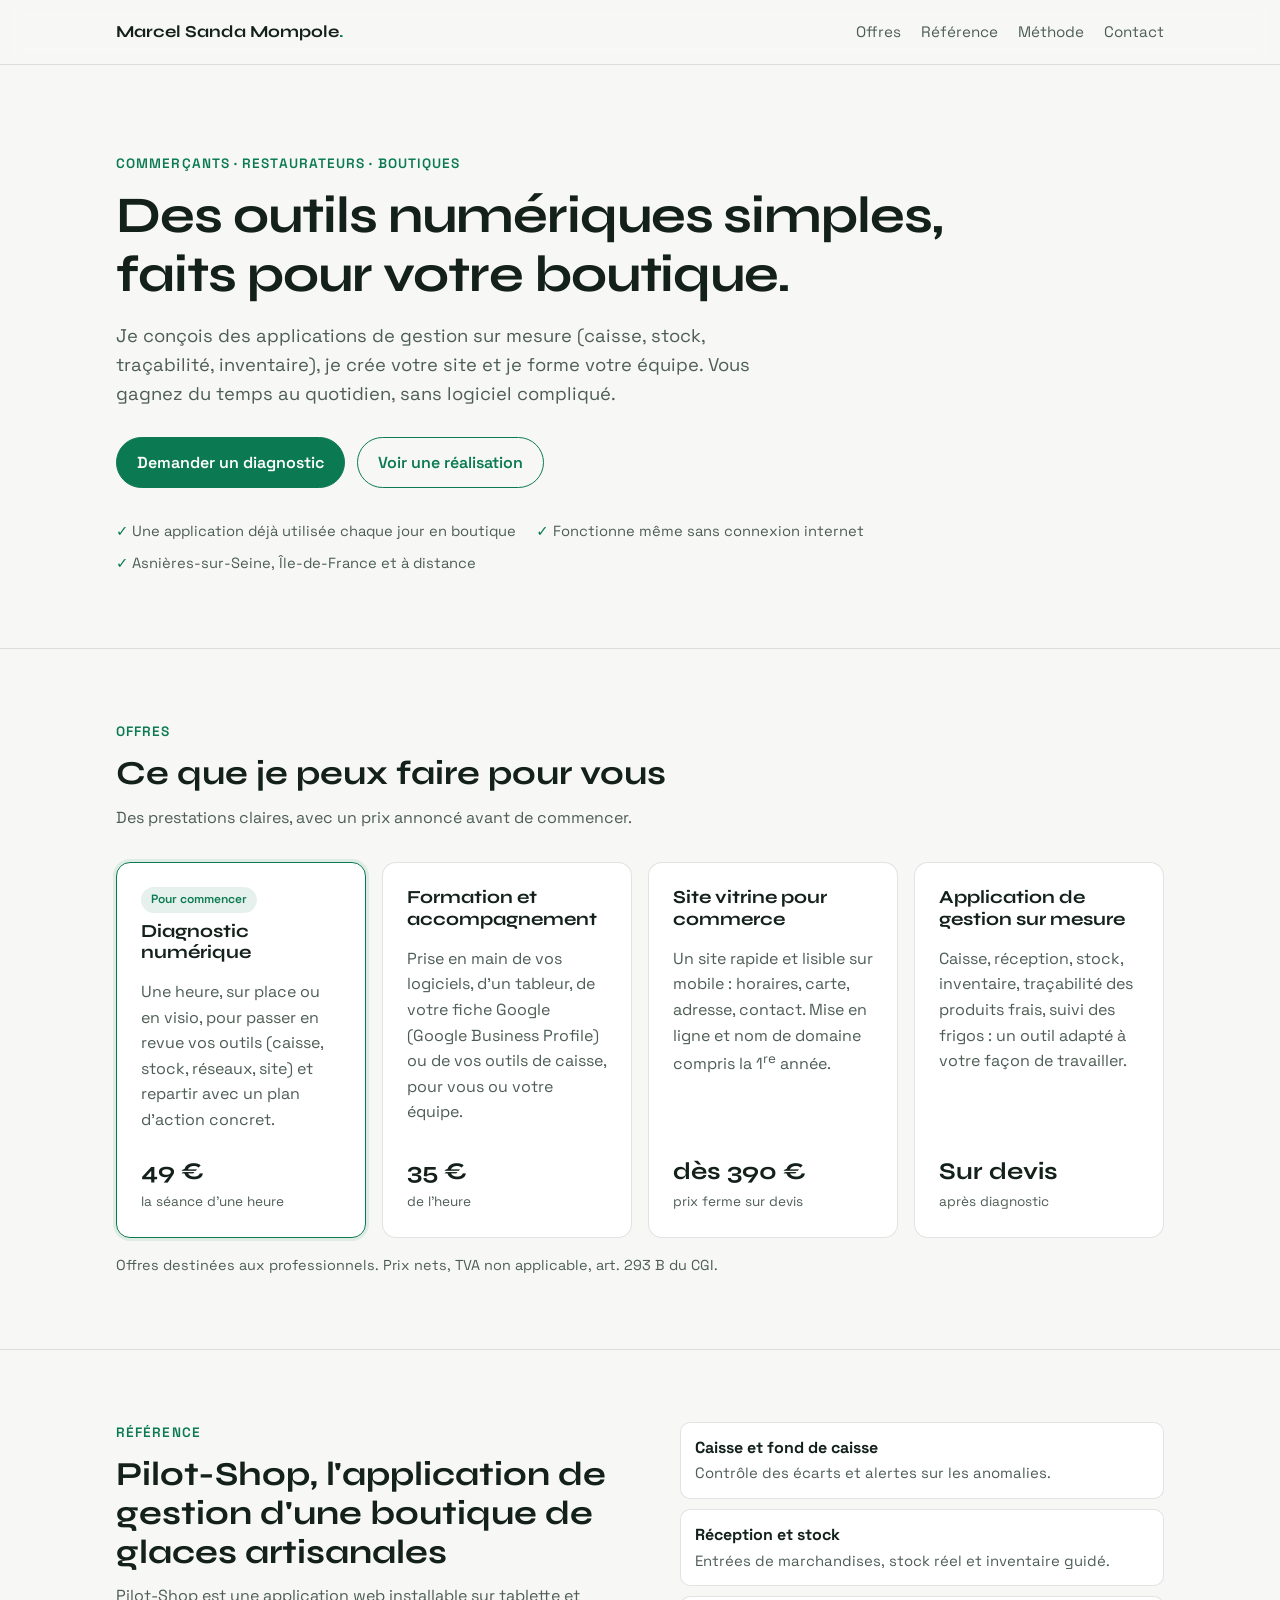
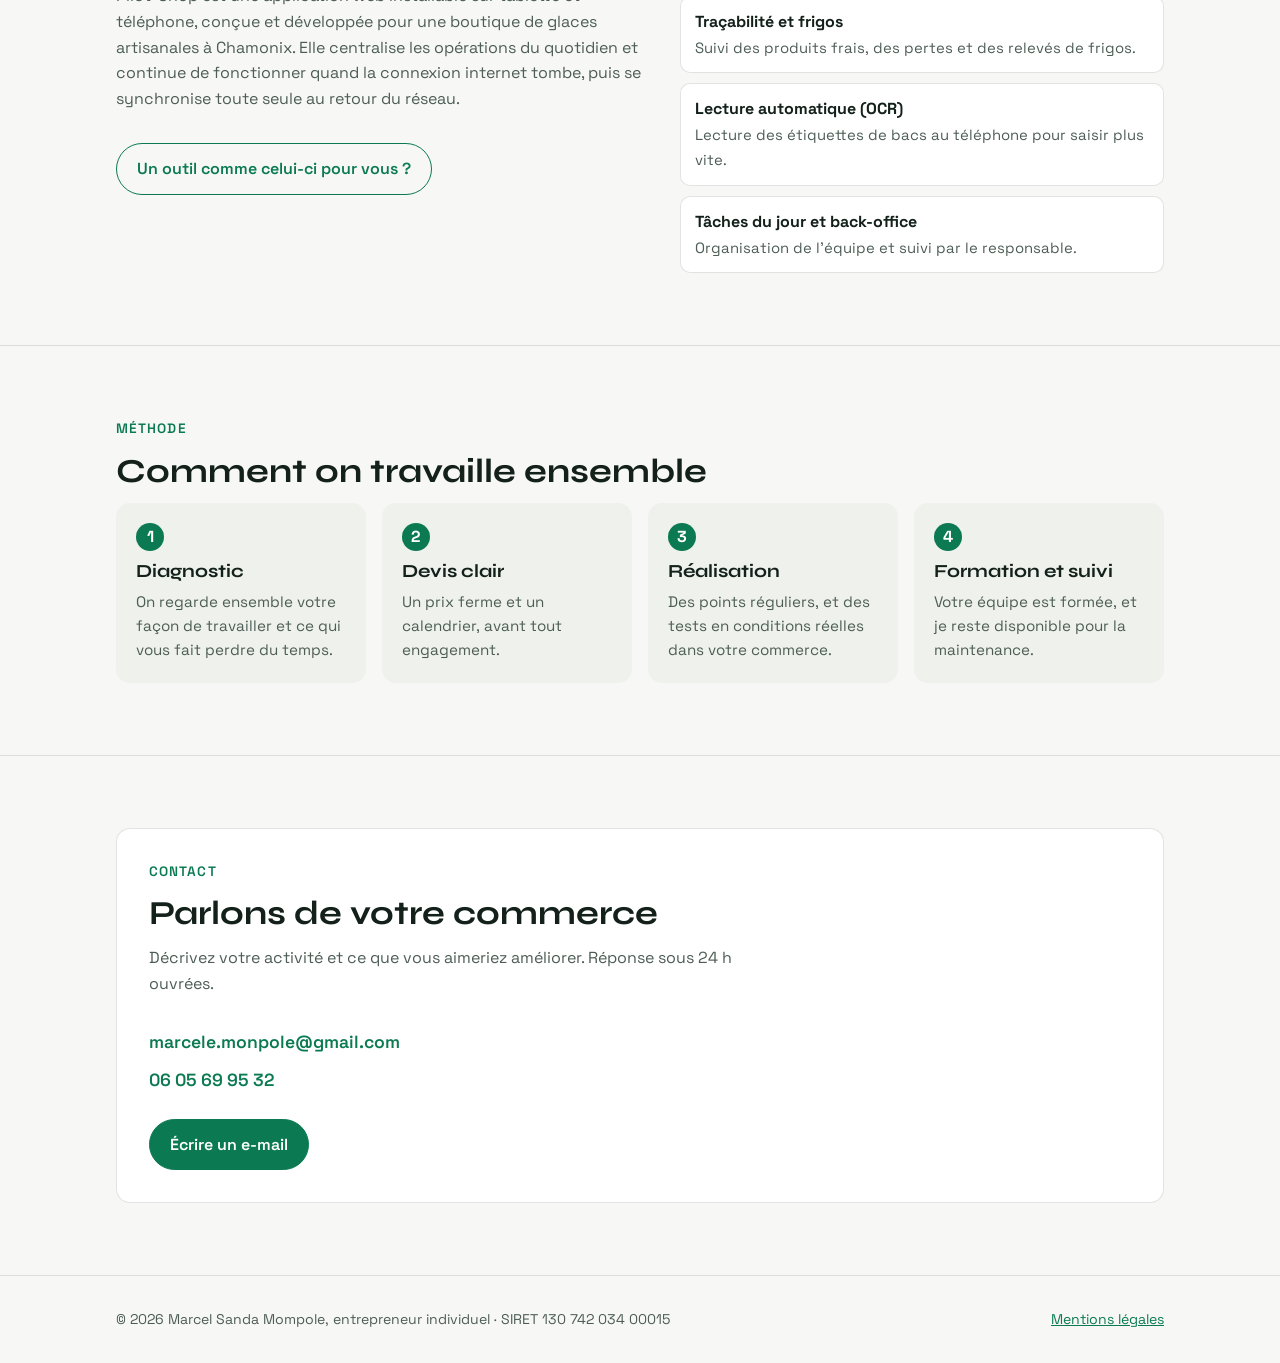
<file: entreprise/index.html>
<!DOCTYPE html>
<html lang="fr">
<head>
<meta charset="UTF-8">
<meta name="viewport" content="width=device-width, initial-scale=1.0">
<title>Marcel Sanda Mompole · Applications de gestion pour commerces</title>
<meta name="description" content="Conception d'applications de gestion pour commerces (caisse, stock, traçabilité, inventaire), sites vitrines, formation et accompagnement numérique. Asnières-sur-Seine, Île-de-France et à distance.">
<meta name="color-scheme" content="light dark">
<link rel="preconnect" href="https://fonts.googleapis.com">
<link rel="preconnect" href="https://fonts.gstatic.com" crossorigin>
<link href="https://fonts.googleapis.com/css2?family=Syne:wght@600;700&family=Space+Grotesk:wght@400;500;600&display=swap" rel="stylesheet">
<link rel="stylesheet" href="style.css">
</head>
<body>
<a class="skip" href="#offres">Aller au contenu</a>

<header class="top">
  <div class="wrap">
    <a class="brand" href="#">Marcel Sanda Mompole<span>.</span></a>
    <nav aria-label="Navigation principale">
      <a href="#offres">Offres</a>
      <a href="#reference" class="hide-sm">Référence</a>
      <a href="#methode" class="hide-sm">Méthode</a>
      <a href="#contact">Contact</a>
    </nav>
  </div>
</header>

<main>

  <section class="hero">
    <div class="wrap">
      <p class="eyebrow">Commerçants · Restaurateurs · Boutiques</p>
      <h1>Des outils numériques simples,<br>faits pour votre boutique.</h1>
      <p class="lead">Je conçois des applications de gestion sur mesure (caisse, stock, traçabilité, inventaire), je crée votre site et je forme votre équipe. Vous gagnez du temps au quotidien, sans logiciel compliqué.</p>
      <div class="actions">
        <a class="btn" href="#contact">Demander un diagnostic</a>
        <a class="btn ghost" href="#reference">Voir une réalisation</a>
      </div>
      <ul class="trust">
        <li>Une application déjà utilisée chaque jour en boutique</li>
        <li>Fonctionne même sans connexion internet</li>
        <li>Asnières-sur-Seine, Île-de-France et à distance</li>
      </ul>
    </div>
  </section>

  <section id="offres">
    <div class="wrap">
      <p class="eyebrow">Offres</p>
      <h2>Ce que je peux faire pour vous</h2>
      <p class="intro">Des prestations claires, avec un prix annoncé avant de commencer.</p>
      <div class="grid">
        <article class="card featured">
          <span class="tag">Pour commencer</span>
          <h3>Diagnostic numérique</h3>
          <p>Une heure, sur place ou en visio, pour passer en revue vos outils (caisse, stock, réseaux, site) et repartir avec un plan d'action concret.</p>
          <p class="price">49 € <small>la séance d'une heure</small></p>
        </article>
        <article class="card">
          <h3>Formation et accompagnement</h3>
          <p>Prise en main de vos logiciels, d'un tableur, de votre fiche Google (Google Business Profile) ou de vos outils de caisse, pour vous ou votre équipe.</p>
          <p class="price">35 € <small>de l'heure</small></p>
        </article>
        <article class="card">
          <h3>Site vitrine pour commerce</h3>
          <p>Un site rapide et lisible sur mobile : horaires, carte, adresse, contact. Mise en ligne et nom de domaine compris la 1<sup>re</sup> année.</p>
          <p class="price">dès 390 € <small>prix ferme sur devis</small></p>
        </article>
        <article class="card">
          <h3>Application de gestion sur mesure</h3>
          <p>Caisse, réception, stock, inventaire, traçabilité des produits frais, suivi des frigos : un outil adapté à votre façon de travailler.</p>
          <p class="price">Sur devis <small>après diagnostic</small></p>
        </article>
      </div>
      <p class="note">Offres destinées aux professionnels. Prix nets, TVA non applicable, art. 293 B du CGI.</p>
    </div>
  </section>

  <section id="reference">
    <div class="wrap case">
      <div>
        <p class="eyebrow">Référence</p>
        <h2>Pilot-Shop, l'application de gestion d'une boutique de glaces artisanales</h2>
        <p class="intro">Pilot-Shop est une application web installable sur tablette et téléphone, conçue et développée pour une boutique de glaces artisanales à Chamonix. Elle centralise les opérations du quotidien et continue de fonctionner quand la connexion internet tombe, puis se synchronise toute seule au retour du réseau.</p>
        <a class="btn ghost" href="#contact">Un outil comme celui-ci pour vous ?</a>
      </div>
      <ul>
        <li><strong>Caisse et fond de caisse</strong><span>Contrôle des écarts et alertes sur les anomalies.</span></li>
        <li><strong>Réception et stock</strong><span>Entrées de marchandises, stock réel et inventaire guidé.</span></li>
        <li><strong>Traçabilité et frigos</strong><span>Suivi des produits frais, des pertes et des relevés de frigos.</span></li>
        <li><strong>Lecture automatique (OCR)</strong><span>Lecture des étiquettes de bacs au téléphone pour saisir plus vite.</span></li>
        <li><strong>Tâches du jour et back-office</strong><span>Organisation de l'équipe et suivi par le responsable.</span></li>
      </ul>
    </div>
  </section>

  <section id="methode">
    <div class="wrap">
      <p class="eyebrow">Méthode</p>
      <h2>Comment on travaille ensemble</h2>
      <ol class="steps">
        <li><h3>Diagnostic</h3><p>On regarde ensemble votre façon de travailler et ce qui vous fait perdre du temps.</p></li>
        <li><h3>Devis clair</h3><p>Un prix ferme et un calendrier, avant tout engagement.</p></li>
        <li><h3>Réalisation</h3><p>Des points réguliers, et des tests en conditions réelles dans votre commerce.</p></li>
        <li><h3>Formation et suivi</h3><p>Votre équipe est formée, et je reste disponible pour la maintenance.</p></li>
      </ol>
    </div>
  </section>

  <section id="contact">
    <div class="wrap">
      <div class="contact">
        <p class="eyebrow">Contact</p>
        <h2>Parlons de votre commerce</h2>
        <p class="intro">Décrivez votre activité et ce que vous aimeriez améliorer. Réponse sous 24 h ouvrées.</p>
        <div class="lines">
          <a href="mailto:marcele.monpole@gmail.com?subject=Demande%20de%20diagnostic%20num%C3%A9rique">marcele.monpole@gmail.com</a>
          <a href="tel:+33605699532">06 05 69 95 32</a>
        </div>
        <a class="btn" href="mailto:marcele.monpole@gmail.com?subject=Demande%20de%20diagnostic%20num%C3%A9rique">Écrire un e-mail</a>
      </div>
    </div>
  </section>

</main>

<footer>
  <div class="wrap">
    <p>© 2026 Marcel Sanda Mompole, entrepreneur individuel · SIRET 130 742 034 00015</p>
    <p><a href="mentions-legales.html">Mentions légales</a></p>
  </div>
</footer>

</body>
</html>
</file>
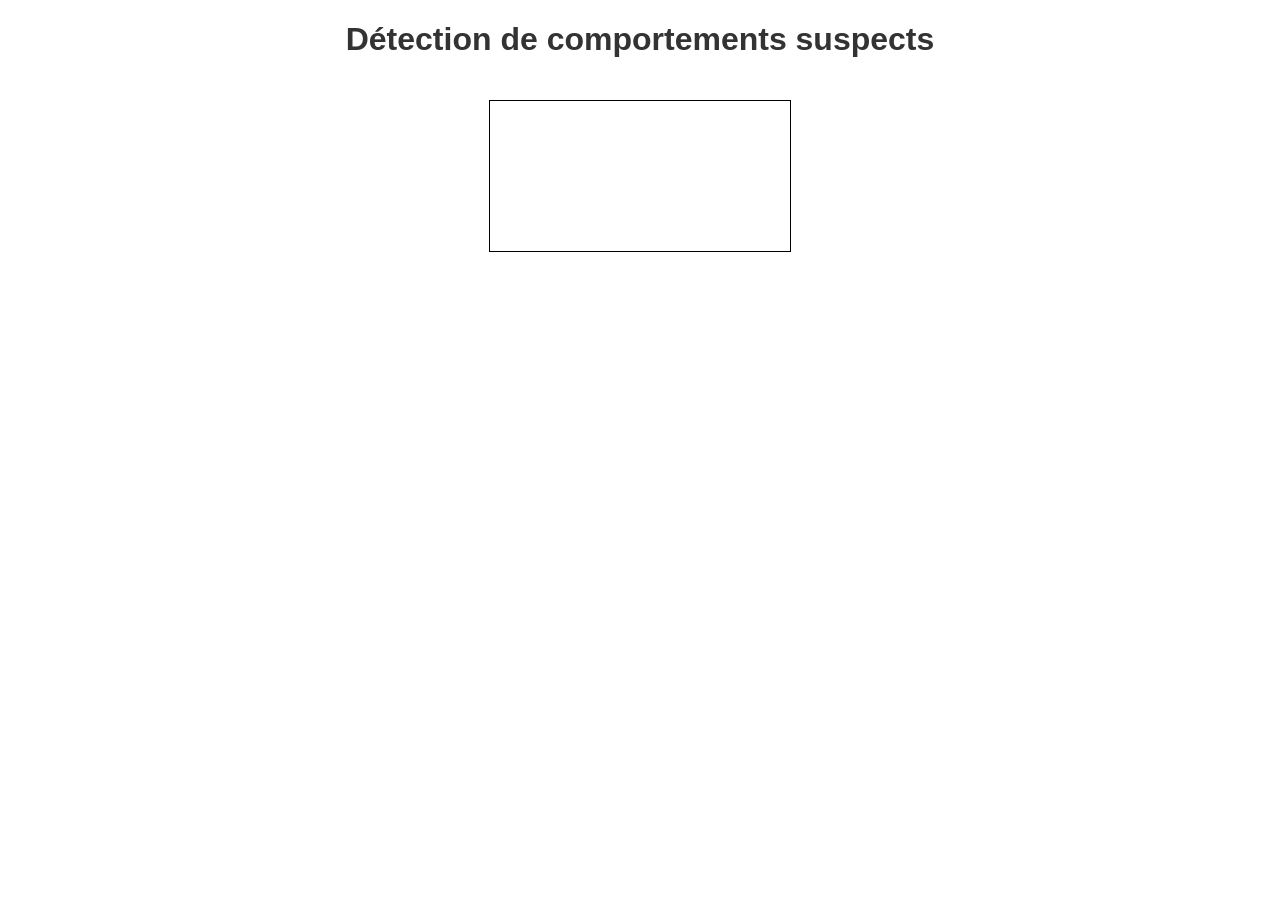
<file: fichiers/ia/index.html>
<!DOCTYPE html>
<html lang="fr">
<head>
    <meta charset="UTF-8">
    <meta name="viewport" content="width=device-width, initial-scale=1.0">
    <title>Détection en temps réel</title>
    <style>
        body { font-family: Arial, sans-serif; text-align: center; }
        h1 { color: #333; }
        .stage { position: relative; display: inline-block; margin-top: 20px; }
        video { border: 1px solid black; display: block; }
        #overlay { position: absolute; top: 0; left: 0; }
        #results { margin-top: 20px; font-weight: bold; }
        #loading { color: red; font-weight: bold; display: none; }
    </style>
</head>
<body>
    <h1>Détection de comportements suspects</h1>
    <div class="stage">
        <video id="cameraFeed" autoplay muted playsinline></video>
        <canvas id="overlay"></canvas>
    </div>
    <div id="results"></div>
    <div id="loading">Analyse en cours…</div>

    <script src="script.js"></script>
</body>
</html>
</file>
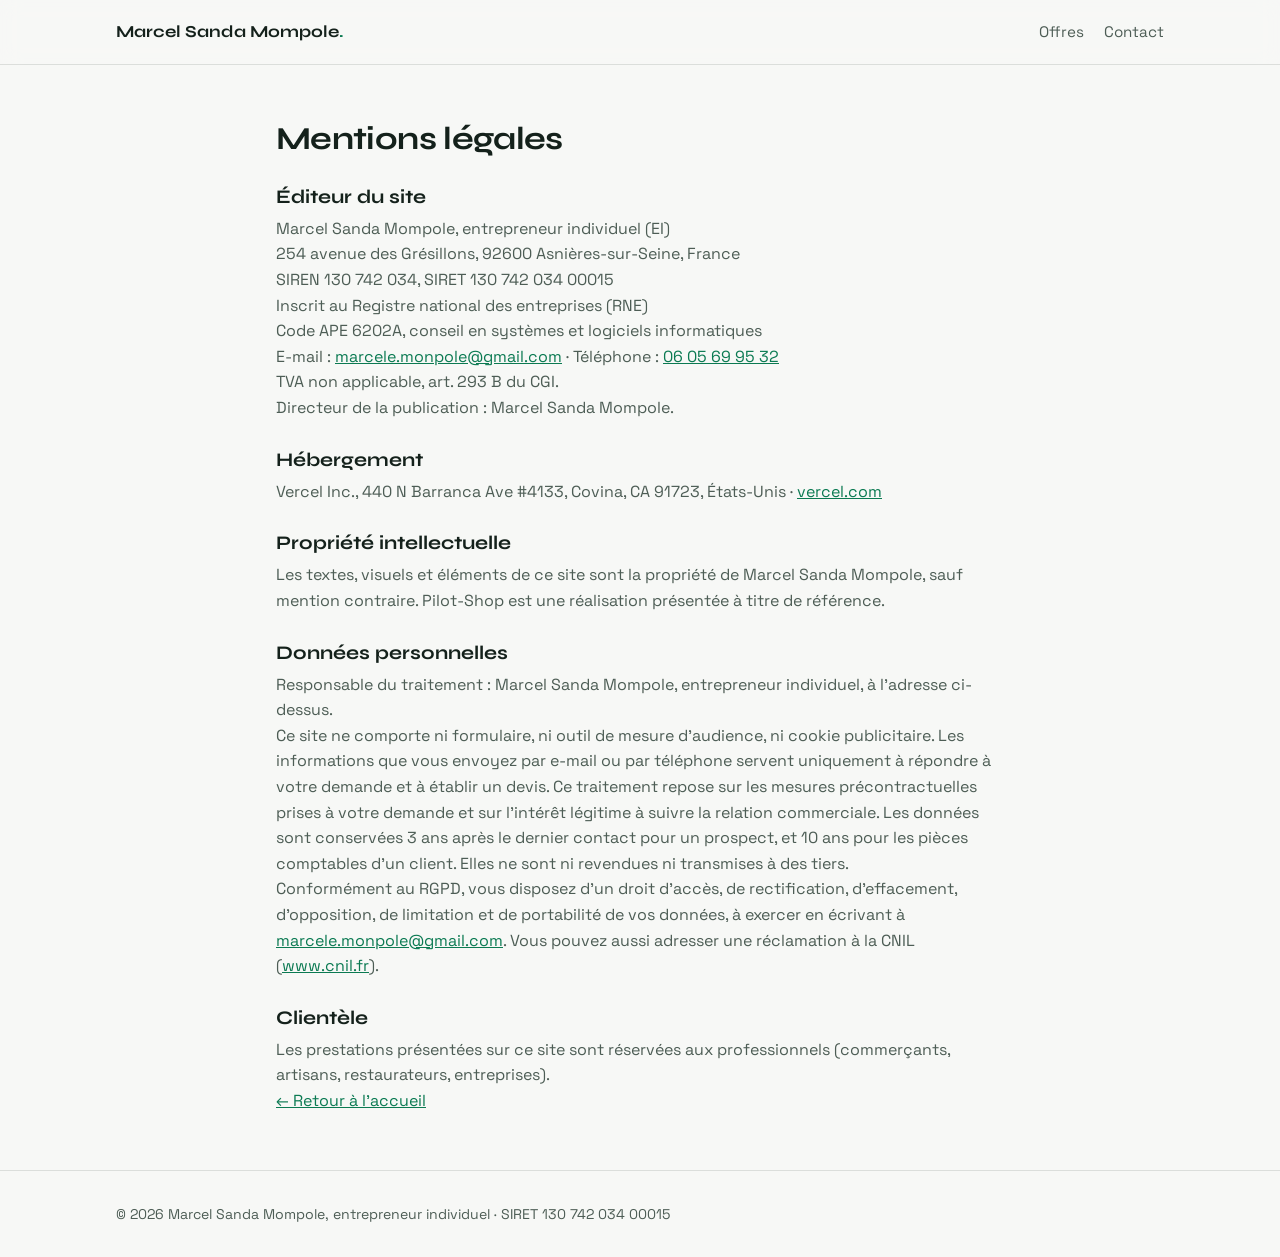
<file: entreprise/mentions-legales.html>
<!DOCTYPE html>
<html lang="fr">
<head>
<meta charset="UTF-8">
<meta name="viewport" content="width=device-width, initial-scale=1.0">
<title>Mentions légales · Marcel Sanda Mompole</title>
<meta name="robots" content="noindex">
<meta name="color-scheme" content="light dark">
<link rel="preconnect" href="https://fonts.googleapis.com">
<link rel="preconnect" href="https://fonts.gstatic.com" crossorigin>
<link href="https://fonts.googleapis.com/css2?family=Syne:wght@600;700&family=Space+Grotesk:wght@400;500;600&display=swap" rel="stylesheet">
<link rel="stylesheet" href="style.css">
</head>
<body>
<a class="skip" href="#main">Aller au contenu</a>

<header class="top">
  <div class="wrap">
    <a class="brand" href="index.html">Marcel Sanda Mompole<span>.</span></a>
    <nav aria-label="Navigation principale">
      <a href="index.html#offres">Offres</a>
      <a href="index.html#contact">Contact</a>
    </nav>
  </div>
</header>

<main id="main" class="wrap legal">
  <h1>Mentions légales</h1>

  <h2>Éditeur du site</h2>
  <p>
    Marcel Sanda Mompole, entrepreneur individuel (EI)<br>
    254 avenue des Grésillons, 92600 Asnières-sur-Seine, France<br>
    SIREN 130 742 034, SIRET 130 742 034 00015<br>
    Inscrit au Registre national des entreprises (RNE)<br>
    Code APE 6202A, conseil en systèmes et logiciels informatiques<br>
    E-mail : <a href="mailto:marcele.monpole@gmail.com">marcele.monpole@gmail.com</a> · Téléphone : <a href="tel:+33605699532">06 05 69 95 32</a>
  </p>
  <p>TVA non applicable, art. 293 B du CGI.</p>
  <p>Directeur de la publication : Marcel Sanda Mompole.</p>

  <h2>Hébergement</h2>
  <p>Vercel Inc., 440 N Barranca Ave #4133, Covina, CA 91723, États-Unis · <a href="https://vercel.com" rel="noopener">vercel.com</a></p>

  <h2>Propriété intellectuelle</h2>
  <p>Les textes, visuels et éléments de ce site sont la propriété de Marcel Sanda Mompole, sauf mention contraire. Pilot-Shop est une réalisation présentée à titre de référence.</p>

  <h2>Données personnelles</h2>
  <p>Responsable du traitement : Marcel Sanda Mompole, entrepreneur individuel, à l'adresse ci-dessus.</p>
  <p>Ce site ne comporte ni formulaire, ni outil de mesure d'audience, ni cookie publicitaire. Les informations que vous envoyez par e-mail ou par téléphone servent uniquement à répondre à votre demande et à établir un devis. Ce traitement repose sur les mesures précontractuelles prises à votre demande et sur l'intérêt légitime à suivre la relation commerciale. Les données sont conservées 3 ans après le dernier contact pour un prospect, et 10 ans pour les pièces comptables d'un client. Elles ne sont ni revendues ni transmises à des tiers.</p>
  <p>Conformément au RGPD, vous disposez d'un droit d'accès, de rectification, d'effacement, d'opposition, de limitation et de portabilité de vos données, à exercer en écrivant à <a href="mailto:marcele.monpole@gmail.com">marcele.monpole@gmail.com</a>. Vous pouvez aussi adresser une réclamation à la CNIL (<a href="https://www.cnil.fr" rel="noopener">www.cnil.fr</a>).</p>

  <h2>Clientèle</h2>
  <p>Les prestations présentées sur ce site sont réservées aux professionnels (commerçants, artisans, restaurateurs, entreprises).</p>

  <p><a href="index.html">← Retour à l'accueil</a></p>
</main>

<footer>
  <div class="wrap">
    <p>© 2026 Marcel Sanda Mompole, entrepreneur individuel · SIRET 130 742 034 00015</p>
  </div>
</footer>

</body>
</html>
</file>
<file: entreprise/style.css>
/* Site vitrine — Marcel Sanda Mompole EI */
:root {
  --bg: #f7f8f6;
  --surface: #ffffff;
  --surface2: #eef1ec;
  --text: #14211b;
  --muted: #4d5d55;
  --border: rgba(20, 33, 27, 0.12);
  --accent: #0b7a52;
  --accent-ink: #ffffff;
  --accent-soft: rgba(11, 122, 82, 0.1);
  --radius: 14px;
  --font-display: 'Syne', system-ui, sans-serif;
  --font-body: 'Space Grotesk', system-ui, sans-serif;
}
@media (prefers-color-scheme: dark) {
  :root {
    --bg: #0c1411;
    --surface: #121d18;
    --surface2: #17251f;
    --text: #e8f1ec;
    --muted: #9fb3a8;
    --border: rgba(232, 241, 236, 0.12);
    --accent: #2fc48a;
    --accent-ink: #06130d;
    --accent-soft: rgba(47, 196, 138, 0.12);
  }
}

* { box-sizing: border-box; margin: 0; padding: 0; }
html { scroll-behavior: smooth; }
body {
  font-family: var(--font-body);
  background: var(--bg);
  color: var(--text);
  line-height: 1.6;
  -webkit-font-smoothing: antialiased;
}
a { color: var(--accent); }
img { max-width: 100%; }

.wrap { max-width: 1080px; margin: 0 auto; padding: 0 16px; }

/* Accessibilité */
.skip { position: absolute; left: 16px; top: -48px; z-index: 20; background: var(--accent); color: var(--accent-ink); padding: 8px 14px; border-radius: 8px; }
.skip:focus { top: 8px; }
a:focus-visible, .btn:focus-visible { outline: 3px solid var(--accent); outline-offset: 3px; }
.note { margin-top: 16px; color: var(--muted); font-size: .9rem; }

/* Navigation */
.top {
  position: sticky; top: 0; z-index: 10;
  background: color-mix(in srgb, var(--bg) 88%, transparent);
  backdrop-filter: blur(10px);
  border-bottom: 1px solid var(--border);
}
.top .wrap { display: flex; align-items: center; justify-content: space-between; gap: 16px; height: 64px; }
.brand { font-family: var(--font-display); font-weight: 700; font-size: 1.05rem; color: var(--text); text-decoration: none; }
.brand span { color: var(--accent); }
.top nav { display: flex; gap: 20px; }
.top nav a { color: var(--muted); text-decoration: none; font-size: .95rem; }
.top nav a:hover { color: var(--text); }
@media (max-width: 720px) { .top nav .hide-sm { display: none; } }

/* Boutons */
.btn {
  display: inline-flex; align-items: center; justify-content: center; gap: 8px;
  padding: 12px 20px; border-radius: 999px; font-weight: 600; text-decoration: none;
  border: 1px solid var(--accent); background: var(--accent); color: var(--accent-ink);
  transition: transform .15s ease;
}
.btn:hover { transform: translateY(-1px); }
.btn.ghost { background: transparent; color: var(--accent); }

/* Sections */
section { padding: 72px 0; }
section + section { border-top: 1px solid var(--border); }
h1, h2, h3 { font-family: var(--font-display); line-height: 1.15; }
h1 { font-size: clamp(2rem, 5vw, 3.2rem); letter-spacing: -0.02em; }
h2 { font-size: clamp(1.5rem, 3.5vw, 2.1rem); margin-bottom: 12px; }
h3 { font-size: 1.15rem; margin-bottom: 8px; }
.lead { font-size: 1.15rem; color: var(--muted); max-width: 640px; margin: 16px 0 28px; }
.eyebrow { font-size: .85rem; font-weight: 600; color: var(--accent); text-transform: uppercase; letter-spacing: .08em; margin-bottom: 12px; }
.intro { color: var(--muted); max-width: 640px; margin-bottom: 32px; }

.hero { padding: 88px 0 72px; }
.hero .actions { display: flex; flex-wrap: wrap; gap: 12px; }
.trust { display: flex; flex-wrap: wrap; gap: 8px 20px; margin-top: 32px; color: var(--muted); font-size: .92rem; list-style: none; }
.trust li::before { content: "✓ "; color: var(--accent); font-weight: 700; }

/* Grilles et cartes */
.grid { display: grid; gap: 16px; grid-template-columns: repeat(auto-fit, minmax(240px, 1fr)); }
.card {
  background: var(--surface); border: 1px solid var(--border); border-radius: var(--radius);
  padding: 24px; display: flex; flex-direction: column; gap: 8px;
}
.card p { color: var(--muted); }
.card .price { font-family: var(--font-display); font-size: 1.5rem; font-weight: 700; color: var(--text); margin-top: auto; padding-top: 12px; }
.card .price small { display: block; font-family: var(--font-body); font-size: .85rem; font-weight: 400; color: var(--muted); }
.card.featured { border-color: var(--accent); box-shadow: 0 0 0 3px var(--accent-soft); }
.tag { align-self: flex-start; font-size: .75rem; font-weight: 600; padding: 3px 10px; border-radius: 999px; background: var(--accent-soft); color: var(--accent); }

/* Référence */
.case { display: grid; gap: 32px; grid-template-columns: 1.1fr 1fr; align-items: start; }
@media (max-width: 820px) { .case { grid-template-columns: 1fr; } }
.case ul { list-style: none; display: grid; gap: 10px; }
.case li { background: var(--surface); border: 1px solid var(--border); border-radius: 10px; padding: 12px 14px; }
.case li strong { display: block; }
.case li span { color: var(--muted); font-size: .93rem; }

/* Étapes */
.steps { counter-reset: s; display: grid; gap: 16px; grid-template-columns: repeat(auto-fit, minmax(200px, 1fr)); list-style: none; }
.steps li { counter-increment: s; background: var(--surface2); border-radius: var(--radius); padding: 20px; }
.steps li::before { content: counter(s); display: inline-grid; place-items: center; width: 28px; height: 28px; border-radius: 50%; background: var(--accent); color: var(--accent-ink); font-weight: 700; margin-bottom: 10px; }
.steps p { color: var(--muted); font-size: .95rem; }

/* Contact */
.contact { background: var(--surface); border: 1px solid var(--border); border-radius: var(--radius); padding: 32px; }
.contact .lines { display: grid; gap: 10px; margin: 20px 0 24px; }
.contact .lines a { font-size: 1.1rem; font-weight: 600; text-decoration: none; overflow-wrap: anywhere; }

/* Pied de page */
footer { border-top: 1px solid var(--border); padding: 32px 0; color: var(--muted); font-size: .88rem; }
footer .wrap { display: flex; flex-wrap: wrap; gap: 8px 24px; justify-content: space-between; }

/* Page mentions légales */
.legal { padding: 56px 16px; max-width: 760px; }
.legal h1 { font-size: 2rem; margin-bottom: 24px; }
.legal h2 { font-size: 1.2rem; margin: 28px 0 8px; }
.legal p, .legal li { color: var(--muted); }
.legal ul { padding-left: 20px; }

@media (prefers-reduced-motion: reduce) {
  html { scroll-behavior: auto; }
  .btn { transition: none; }
}
</file>
